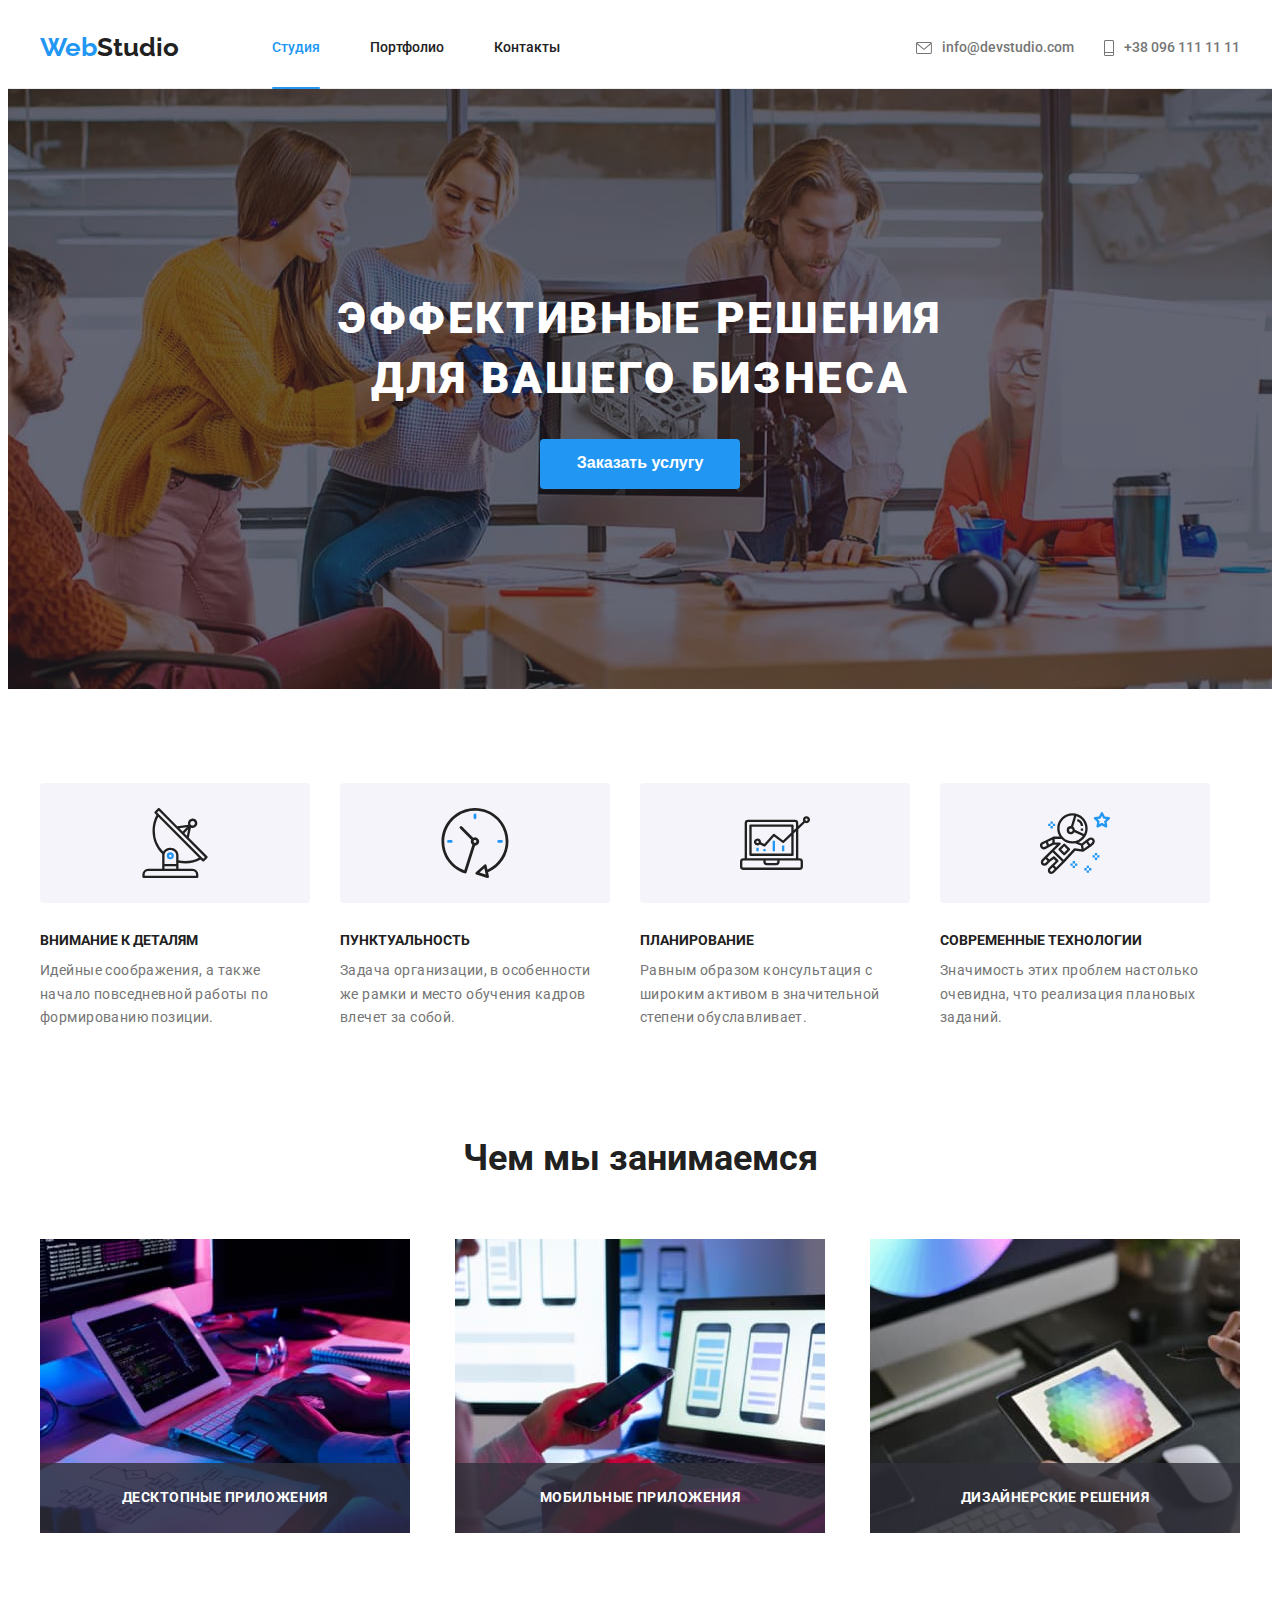
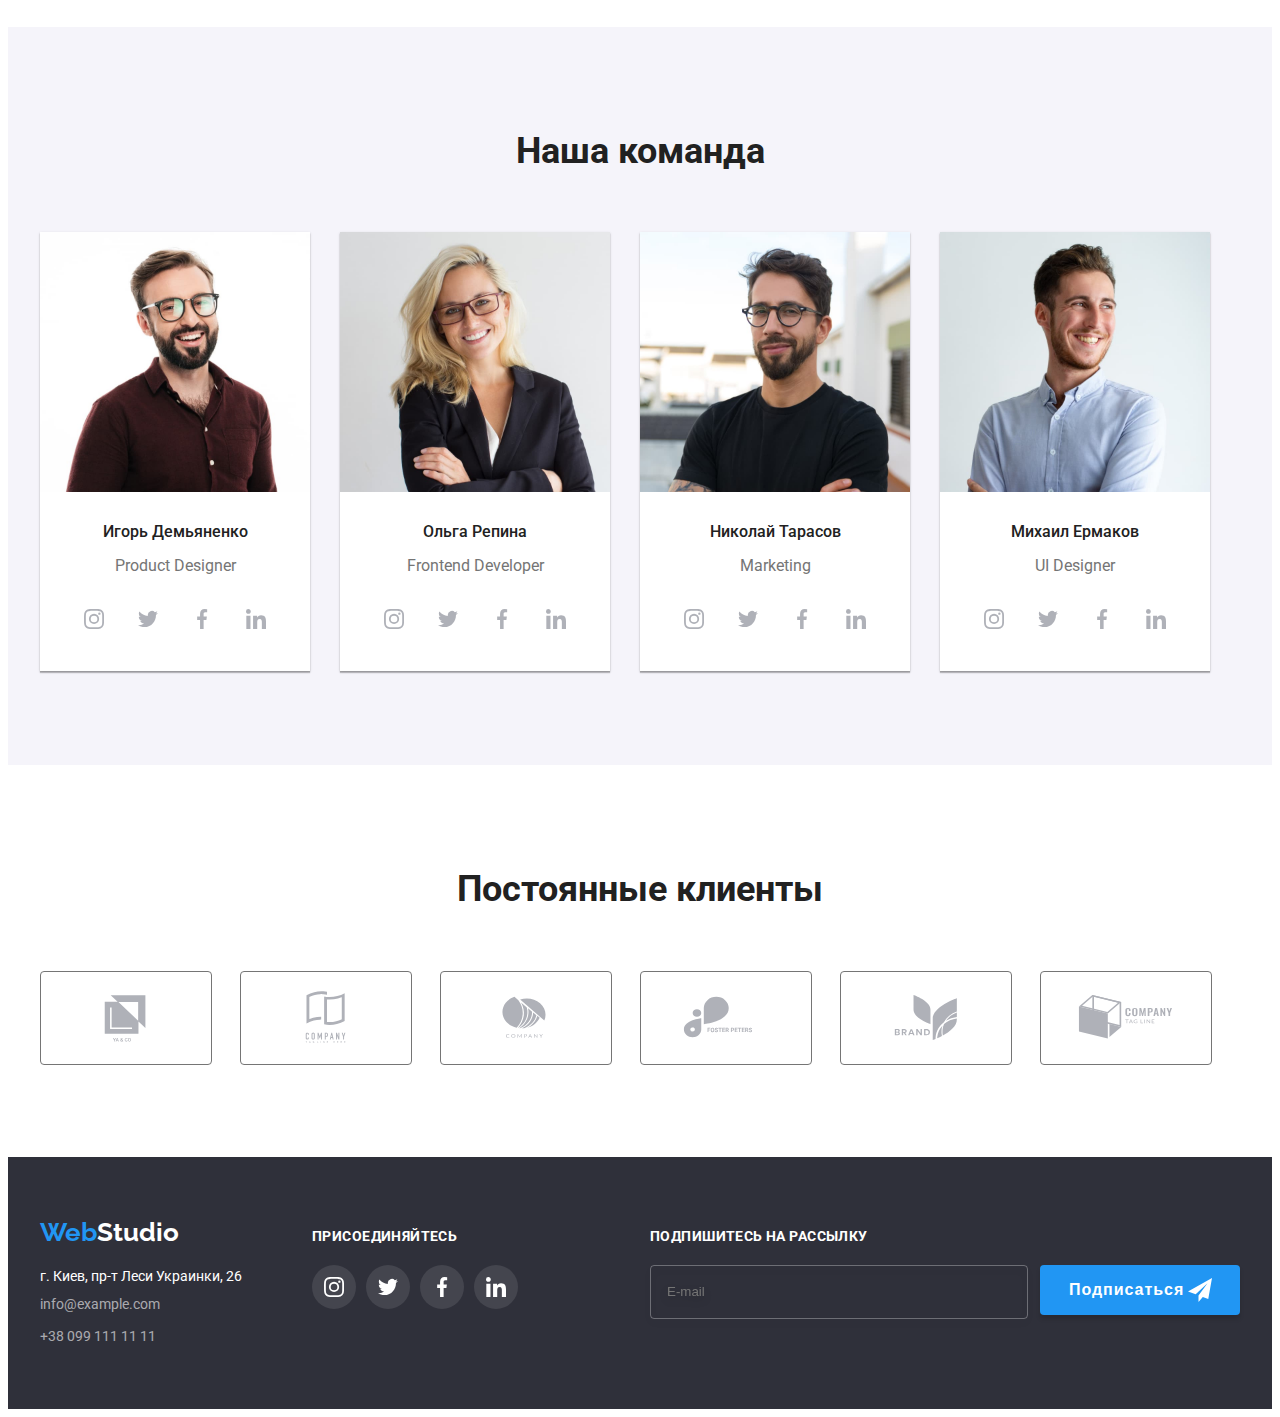
<file: index.html>
<!DOCTYPE html>
<html lang="ru">
  <head>
    <meta charset="UTF-8" />
    <meta http-equiv="X-UA-Compatible" content="IE=edge" />
    <meta name="viewport" content="width=device-width, initial-scale=1.0" />
    <title>Document</title>
    <link rel="preconnect" href="https://fonts.googleapis.com" />
    <link rel="preconnect" href="https://fonts.gstatic.com" crossorigin />
    <link
      href="https://fonts.googleapis.com/css2?family=Raleway:wght@700&family=Roboto:wght@400;500;700;900&display=swap"
      rel="stylesheet"
    />
    <link
      rel="stylesheet"
      href="https://cdnjs.cloudflare.com/ajax/libs/modern-normalize/1.1.0/modern-normalize.min.css"
      integrity="sha512-wpPYUAdjBVSE4KJnH1VR1HeZfpl1ub8YT/NKx4PuQ5NmX2tKuGu6U/JRp5y+Y8XG2tV+wKQpNHVUX03MfMFn9Q=="
      crossorigin="anonymous"
      referrerpolicy="no-referrer"
    />
    <!-- <link rel="stylesheet" href="./css/styles.css" /> -->
    <link rel="stylesheet" href="./css/main.min.css" />
  </head>
  <body>
    <!-- основная навигация сайта -->
    <header class="header">
      <div class="my-nav container">
        <nav class="my-nav">
          <a href="index.html" class="my-nav__logo logo" lang="en">
            Web<span class="my-nav__logo--accent">Studio</span></a
          >
          <ul class="site-nav list">
            <li class="site-nav__item">
              <a
                href="./index.html"
                class="site-nav__item--link link site-nav__item--current"
                >Студия</a
              >
            </li>
            <li class="site-nav__item">
              <a href="./portfolio.html" class="site-nav__item--link link"
                >Портфолио</a
              >
            </li>
            <li class="site-nav__item">
              <a href="" class="site-nav__item--link link">Контакты</a>
            </li>
          </ul>
        </nav>
        <ul class="auth-nav list">
          <li class="auth-nav__item">
            <a
              href="mailto:info@devstudio.com"
              class="auth-nav__item--link link"
              ><svg class="auth-nav__envelope">
                <use
                  href="./images/symbol-defs.svg#icon-envelope"
                  width="16"
                  height="12"
                ></use>
              </svg>
              info@devstudio.com</a
            >
          </li>
          <li class="auth-nav__item">
            <a href="tel:+380961111111" class="auth-nav__item--link link">
              <svg class="auth-nav__tel">
                <use
                  href="./images/symbol-defs.svg#icon-tel"
                  width="10"
                  height="16"
                ></use>
              </svg>
              +38 096 111 11 11</a
            >
          </li>
        </ul>
      </div>
    </header>
    <!-- мой контент -->
    <main>
      <!-- герой -->
      <section class="hero">
        <div class="container">
          <h1 class="hero__title">Эффективные решения для вашего бизнеса</h1>
          <button data-modal-open type="button" class="hero__button">
            Заказать услугу
          </button>
        </div>
      </section>
      <!-- преимущества -->
      <section class="benefits section">
        <div class="container">
          <h2 hidden class="">Особенности</h2>
          <ul class="benefits-section list">
            <li class="benefits-box">
              <div class="benefits-box__svg">
                <svg class="benefits-box__svg--style">
                  <use
                    href="./images/symbol-defs.svg#icon-antenna"
                    width="70"
                    height="70"
                  ></use>
                </svg>
              </div>
              <h3 class="benefits-box__header">Внимание к деталям</h3>
              <p class="benefits-box__text">
                Идейные соображения, а также начало повседневной работы по
                формированию позиции.
              </p>
            </li>
            <li class="benefits-box">
              <div class="benefits-box__svg">
                <svg class="benefits-box__svg--style">
                  <use
                    href="./images/symbol-defs.svg#icon-clock"
                    width="70"
                    height="70"
                  ></use>
                </svg>
              </div>
              <h3 class="benefits-box__header">Пунктуальность</h3>
              <p class="benefits-box__text">
                Задача организации, в особенности же рамки и место обучения
                кадров влечет за собой.
              </p>
            </li>
            <li class="benefits-box">
              <div class="benefits-box__svg">
                <svg class="benefits-box__svg--style">
                  <use
                    href="./images/symbol-defs.svg#icon-diagram"
                    width="70"
                    height="70"
                  ></use>
                </svg>
              </div>
              <h3 class="benefits-box__header">Планирование</h3>
              <p class="benefits-box__text">
                Равным образом консультация с широким активом в значительной
                степени обуславливает.
              </p>
            </li>
            <li class="benefits-box">
              <div class="benefits-box__svg">
                <svg class="benefits-box__svg--style">
                  <use
                    href="./images/symbol-defs.svg#icon-astronaut"
                    width="70"
                    height="70"
                  ></use>
                </svg>
              </div>
              <h3 class="benefits-box__header">Современные технологии</h3>
              <p class="benefits-box__text">
                Значимость этих проблем настолько очевидна, что реализация
                плановых заданий.
              </p>
            </li>
          </ul>
        </div>
      </section>
      <!-- примеры работ -->
      <section class="examples section">
        <div class="container">
          <h2 class="headline">Чем мы занимаемся</h2>
          <ul class="examples-finished list">
            <li class="exemple-list">
              <img
                src="./images/img1.jpg"
                alt="Разработка програмного обеспечения"
                width="370"
                height="294"
              />
              <p class="examples-text">Десктопные приложения</p>
            </li>
            <li class="exemple-list">
              <img
                src="./images/img2.jpg"
                alt="Тестирование мобильного приложения"
                width="370"
                height="294"
              />
              <p class="examples-text">Мобильные приложения</p>
            </li>
            <li class="exemple-list">
              <img
                src="./images/img3.jpg"
                alt="Работа с изображениями"
                width="370"
                height="294"
              />
              <p class="examples-text">Дизайнерские решения</p>
            </li>
          </ul>
        </div>
      </section>
      <!-- команда -->
      <section class="comand section">
        <div class="container">
          <h2 class="headline">Наша команда</h2>
          <ul class="comand-box list">
            <li class="example-cards">
              <img
                src="./images/img4.jpg"
                alt="Product Designer"
                width="270"
                height="260"
              />
              <p class="comand-name">Игорь Демьяненко</p>
              <p lang="en" class="comand-text">Product Designer</p>
              <ul class="social-network list">
                <li>
                  <a
                    class="social-network-link"
                    href=""
                    target="_blank"
                    rel="noopener noreferrer"
                    aria-label="instagram"
                  >
                    <svg class="social-icon" width="20" height="20">
                      <use href="./images/symbol-defs.svg#icon-instagram"></use>
                    </svg>
                  </a>
                </li>
                <li>
                  <a
                    class="social-network-link"
                    href=""
                    target="_blank"
                    rel="noopener noreferrer"
                    aria-label="twitter"
                  >
                    <svg class="social-icon" width="20" height="20">
                      <use href="./images/symbol-defs.svg#icon-twitter"></use>
                    </svg>
                  </a>
                </li>
                <li>
                  <a
                    class="social-network-link"
                    href=""
                    target="_blank"
                    rel="noopener noreferrer"
                    aria-label="facebook"
                  >
                    <svg class="social-icon" width="20" height="20">
                      <use href="./images/symbol-defs.svg#icon-facebook"></use>
                    </svg>
                  </a>
                </li>
                <li>
                  <a
                    class="social-network-link"
                    href=""
                    target="_blank"
                    rel="noopener noreferrer"
                    aria-label="linkedin"
                  >
                    <svg class="social-icon" width="20px" height="20px">
                      <use href="./images/symbol-defs.svg#icon-linkedin"></use>
                    </svg>
                  </a>
                </li>
              </ul>
            </li>
            <li class="example-cards">
              <img
                src="./images/img5.jpg"
                alt="Frontend Developer"
                width="270"
                height="260"
              />
              <p class="comand-name">Ольга Репина</p>
              <p lang="en" class="comand-text">Frontend Developer</p>
              <ul class="social-network list">
                <li>
                  <a
                    class="social-network-link"
                    href=""
                    target="_blank"
                    rel="noopener noreferrer"
                    aria-label="instagram"
                  >
                    <svg class="social-icon" width="20" height="20">
                      <use href="./images/symbol-defs.svg#icon-instagram"></use>
                    </svg>
                  </a>
                </li>
                <li>
                  <a
                    class="social-network-link"
                    href=""
                    target="_blank"
                    rel="noopener noreferrer"
                    aria-label="twitter"
                  >
                    <svg class="social-icon" width="20" height="20">
                      <use href="./images/symbol-defs.svg#icon-twitter"></use>
                    </svg>
                  </a>
                </li>
                <li>
                  <a
                    class="social-network-link"
                    href=""
                    target="_blank"
                    rel="noopener noreferrer"
                    aria-label="facebook"
                  >
                    <svg class="social-icon" width="20" height="20">
                      <use href="./images/symbol-defs.svg#icon-facebook"></use>
                    </svg>
                  </a>
                </li>
                <li>
                  <a
                    class="social-network-link"
                    href=""
                    target="_blank"
                    rel="noopener noreferrer"
                    aria-label="linkedin"
                  >
                    <svg class="social-icon" width="20px" height="20px">
                      <use href="./images/symbol-defs.svg#icon-linkedin"></use>
                    </svg>
                  </a>
                </li>
              </ul>
            </li>
            <li class="example-cards">
              <img
                src="./images/img6.jpg"
                alt="Marketing"
                width="270"
                height="260"
              />
              <p class="comand-name">Николай Тарасов</p>
              <p lang="en" class="comand-text">Marketing</p>
              <ul class="social-network list">
                <li>
                  <a
                    class="social-network-link"
                    href=""
                    target="_blank"
                    rel="noopener noreferrer"
                    aria-label="instagram"
                  >
                    <svg class="social-icon" width="20" height="20">
                      <use href="./images/symbol-defs.svg#icon-instagram"></use>
                    </svg>
                  </a>
                </li>
                <li>
                  <a
                    class="social-network-link"
                    href=""
                    target="_blank"
                    rel="noopener noreferrer"
                    aria-label="twitter"
                  >
                    <svg class="social-icon" width="20" height="20">
                      <use href="./images/symbol-defs.svg#icon-twitter"></use>
                    </svg>
                  </a>
                </li>
                <li>
                  <a
                    class="social-network-link"
                    href=""
                    target="_blank"
                    rel="noopener noreferrer"
                    aria-label="facebook"
                  >
                    <svg class="social-icon" width="20" height="20">
                      <use href="./images/symbol-defs.svg#icon-facebook"></use>
                    </svg>
                  </a>
                </li>
                <li>
                  <a
                    class="social-network-link"
                    href=""
                    target="_blank"
                    rel="noopener noreferrer"
                    aria-label="linkedin"
                  >
                    <svg class="social-icon" width="20px" height="20px">
                      <use href="./images/symbol-defs.svg#icon-linkedin"></use>
                    </svg>
                  </a>
                </li>
              </ul>
            </li>
            <li class="example-cards">
              <img
                src="./images/img7.jpg"
                alt="UI Designer"
                width="270"
                height="260"
              />
              <p class="comand-name">Михаил Ермаков</p>
              <p lang="en" class="comand-text">UI Designer</p>
              <ul class="social-network list">
                <li>
                  <a
                    class="social-network-link"
                    href=""
                    target="_blank"
                    rel="noopener noreferrer"
                    aria-label="instagram"
                  >
                    <svg class="social-icon" width="20" height="20">
                      <use href="./images/symbol-defs.svg#icon-instagram"></use>
                    </svg>
                  </a>
                </li>
                <li>
                  <a
                    class="social-network-link"
                    href=""
                    target="_blank"
                    rel="noopener noreferrer"
                    aria-label="twitter"
                  >
                    <svg class="social-icon" width="20" height="20">
                      <use href="./images/symbol-defs.svg#icon-twitter"></use>
                    </svg>
                  </a>
                </li>
                <li>
                  <a
                    class="social-network-link"
                    href=""
                    target="_blank"
                    rel="noopener noreferrer"
                    aria-label="facebook"
                  >
                    <svg class="social-icon" width="20" height="20">
                      <use href="./images/symbol-defs.svg#icon-facebook"></use>
                    </svg>
                  </a>
                </li>
                <li>
                  <a
                    class="social-network-link"
                    href=""
                    target="_blank"
                    rel="noopener noreferrer"
                    aria-label="linkedin"
                  >
                    <svg class="social-icon" width="20px" height="20px">
                      <use href="./images/symbol-defs.svg#icon-linkedin"></use>
                    </svg>
                  </a>
                </li>
              </ul>
            </li>
          </ul>
        </div>
      </section>
      <!-- постоянные клиенты -->
      <section class="section">
        <div class="container">
          <h2 class="headline">Постоянные клиенты</h2>
          <ul class="customers list">
            <li class="customers-box">
              <a class="customers-link" href="">
                <svg class="custors-logo" width="106" height="60">
                  <use href="./images/symbol-defs.svg#icon-union"></use>
                </svg>
              </a>
            </li>
            <li class="customers-box">
              <a class="customers-link" href=""
                ><svg class="custors-logo" width="106" height="60">
                  <use href="./images/symbol-defs.svg#icon-tagline-heare"></use>
                </svg>
              </a>
            </li>
            <li class="customers-box">
              <a class="customers-link" href=""
                ><svg class="custors-logo" width="106" height="60">
                  <use href="./images/symbol-defs.svg#icon-group"></use>
                </svg>
              </a>
            </li>
            <li class="customers-box">
              <a class="customers-link" href=""
                ><svg class="custors-logo" width="106" height="60">
                  <use href="./images/symbol-defs.svg#icon-foster"></use>
                </svg>
              </a>
            </li>
            <li class="customers-box">
              <a class="customers-link" href=""
                ><svg class="custors-logo" width="106" height="60">
                  <use href="./images/symbol-defs.svg#icon-brand"></use>
                </svg>
              </a>
            </li>
            <li class="customers-box">
              <a class="customers-link" href=""
                ><svg class="custors-logo" width="106" height="60">
                  <use href="./images/symbol-defs.svg#icon-tagline"></use>
                </svg>
              </a>
            </li>
          </ul>
        </div>
      </section>
    </main>
    <!-- футтер -->
    <footer class="footer">
      <div class="footer-box container">
        <div class="footer-contacts">
          <a href="./index.html" class="logo futter" lang="en"
            >Web<span class="footer-logo">Studio</span>
          </a>
          <address class="adress">
            <ul class="list">
              <li class="location">г. Киев, пр-т Леси Украинки, 26</li>
              <li class="mail list">
                <a href="mailto:info@example.com" class="transparent link"
                  >info@example.com</a
                >
              </li>
              <li class="phone list">
                <a href="tel:+380991111111" class="transparent link"
                  >+38 099 111 11 11</a
                >
              </li>
            </ul>
          </address>
        </div>
        <div class="footer-link list">
          <strong class="join list">присоединяйтесь</strong>
          <ul class="join-network list">
            <li>
              <a
                class="join-network-link"
                href=""
                target="_blank"
                rel="noopener noreferrer"
                aria-label="instagram"
              >
                <svg class="social-icon" width="20" height="20">
                  <use href="./images/symbol-defs.svg#icon-instagram"></use>
                </svg>
              </a>
            </li>
            <li>
              <a
                class="join-network-link"
                href=""
                target="_blank"
                rel="noopener noreferrer"
                aria-label="twitter"
              >
                <svg class="social-icon" width="20" height="20">
                  <use href="./images/symbol-defs.svg#icon-twitter"></use>
                </svg>
              </a>
            </li>
            <li>
              <a
                class="join-network-link"
                href=""
                target="_blank"
                rel="noopener noreferrer"
                aria-label="facebook"
              >
                <svg class="social-icon" width="20" height="20">
                  <use href="./images/symbol-defs.svg#icon-facebook"></use>
                </svg>
              </a>
            </li>
            <li>
              <a
                class="join-network-link"
                href=""
                target="_blank"
                rel="noopener noreferrer"
                aria-label="linkedin"
              >
                <svg class="social-icon" width="20px" height="20px">
                  <use href="./images/symbol-defs.svg#icon-linkedin"></use>
                </svg>
              </a>
            </li>
          </ul>
        </div>
        <div>
          <strong class="join list">Подпишитесь на рассылку</strong>
          <form class="futter-form">
            <label class="futter-label">
              <input
                class="button-form-input"
                type="email"
                name="email-futter"
                placeholder="E-mail"
              />
            </label>
            <button class="futter-form-button" type="submit">
              Подписаться
            </button>
            <svg class="futter-send-icon" width="24" height="24">
              <use href="./images/symbol-defs.svg#icon-send"></use>
            </svg>
          </form>
        </div>
      </div>
    </footer>
    <!-- модальное окно -->
    <div data-modal class="backdrop is-hidden">
      <div class="modal">
        <button data-modal-close class="hero-bt-close">
          <svg class="icon-close" width="18" height="18">
            <use href="./images/symbol-defs.svg#icon-close"></use>
          </svg>
        </button>
        <form class="basik-form" autocomplete="on">
          <strong class="form-title"
            >Оставьте свои данные, мы вам перезвоним</strong
          >
          <label class="form-groop">
            <span class="form-text">Имя</span>
            <input class="form-input" type="text" name="text-modal" autofocus />
            <svg class="form-svg" width="18" height="18">
              <use href="./images/symbol-defs.svg#icon-person-black"></use>
            </svg>
          </label>

          <label class="form-groop">
            <span class="form-text">Телефон</span>
            <input class="form-input" type="tel" name="tel-modal" />
            <svg class="form-svg" width="18" height="18">
              <use href="./images/symbol-defs.svg#icon-phone-black"></use>
            </svg>
          </label>

          <label class="form-groop">
            <span class="form-text">Email</span>
            <input class="form-input" type="email" name="email-modal" />
            <svg class="form-svg" width="18" height="18">
              <use href="./images/symbol-defs.svg#icon-email-black"></use>
            </svg>
          </label>

          <label class="form-groop-last">
            <span class="form-text">Комментарий</span>
            <textarea
              class="form-texteria"
              name="feedback"
              rows="5"
              placeholder="Введите текст"
            ></textarea>
          </label>
          <label class="checkbox-policy">
            <input
              class="checkbox visually-hidden"
              type="checkbox"
              name="checkbox-modal"
            />
            <span class="custom-checkbox"
              ><svg class="custom-checkbox-svg" width="11" height="8">
                <use href="./images/symbol-defs.svg#icon-checkbox"></use>
              </svg>
            </span>
            <span class="contract"
              >Соглашаюсь с рассылкой и принимаю
              <a class="contract-accent" href="">Условия договора</a></span
            >
          </label>
          <button class="form-button" type="submit">Отправить</button>
        </form>
      </div>
    </div>
    <script src="./js/modal.js"></script>
  </body>
</html>
</file>
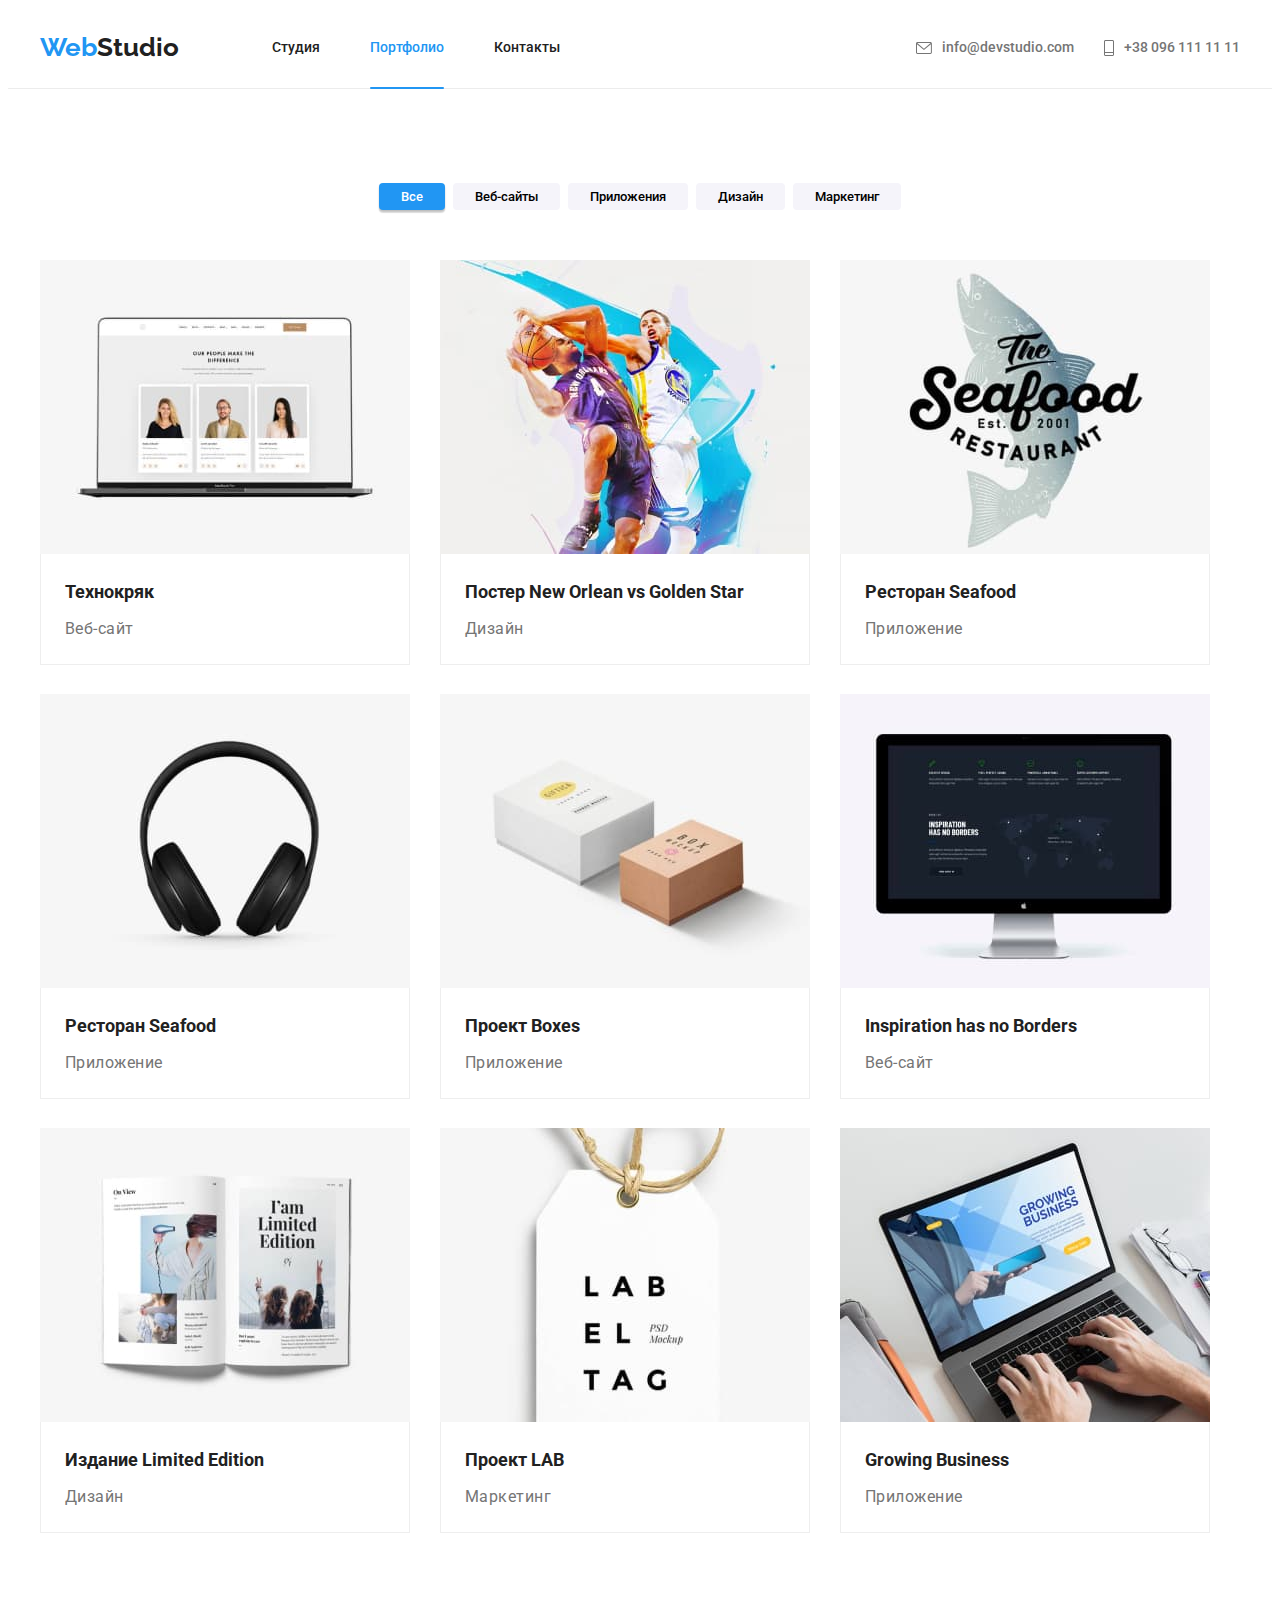
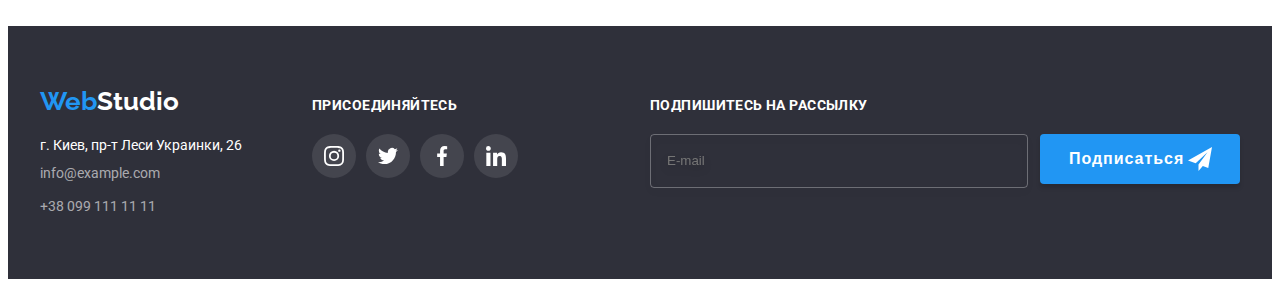
<file: portfolio.html>
<!DOCTYPE html>
<html lang="ru">
  <head>
    <meta charset="UTF-8" />
    <meta http-equiv="X-UA-Compatible" content="IE=edge" />
    <meta name="viewport" content="width=device-width, initial-scale=1.0" />
    <title>Document</title>
    <link rel="preconnect" href="https://fonts.googleapis.com" />
    <link rel="preconnect" href="https://fonts.gstatic.com" crossorigin />
    <link
      href="https://fonts.googleapis.com/css2?family=Raleway:wght@700&family=Roboto:wght@400;500;700;900&display=swap"
      rel="stylesheet"
    />
    <link
      rel="stylesheet"
      href="https://cdnjs.cloudflare.com/ajax/libs/modern-normalize/1.1.0/modern-normalize.min.css"
      integrity="sha512-wpPYUAdjBVSE4KJnH1VR1HeZfpl1ub8YT/NKx4PuQ5NmX2tKuGu6U/JRp5y+Y8XG2tV+wKQpNHVUX03MfMFn9Q=="
      crossorigin="anonymous"
      referrerpolicy="no-referrer"
    />
    <!-- <link rel="stylesheet" href="./css/styles.css" /> -->
    <link rel="stylesheet" href="./css/main.min.css" />
  </head>
  <body>
    <!-- основная навигация сайта -->
    <header class="header">
      <div class="my-nav container">
        <nav class="my-nav">
          <a href="index.html" class="my-nav__logo logo" lang="en">
            Web<span class="my-nav__logo--accent">Studio</span></a
          >
          <ul class="site-nav list">
            <li class="site-nav__item">
              <a href="./index.html" class="site-nav__item--link link"
                >Студия</a
              >
            </li>
            <li class="site-nav__item">
              <a
                href="./portfolio.html"
                class="site-nav__item--link site-nav__item--current link"
                >Портфолио</a
              >
            </li>
            <li class="site-nav__item">
              <a href="" class="site-nav__item--link link">Контакты</a>
            </li>
          </ul>
        </nav>
        <ul class="auth-nav list">
          <li class="auth-nav__item">
            <a
              href="mailto:info@devstudio.com"
              class="auth-nav__item--link link"
              ><svg class="auth-nav__envelope">
                <use
                  href="./images/symbol-defs.svg#icon-envelope"
                  width="16"
                  height="12"
                ></use>
              </svg>
              info@devstudio.com</a
            >
          </li>
          <li class="auth-nav__item">
            <a href="tel:+380961111111" class="auth-nav__item--link link">
              <svg class="auth-nav__tel">
                <use
                  href="./images/symbol-defs.svg#icon-tel"
                  width="10"
                  height="16"
                ></use>
              </svg>
              +38 096 111 11 11</a
            >
          </li>
        </ul>
      </div>
    </header>
    <!-- мой контент -->
    <main>
      <section class="section">
        <div class="container">
          <h1 hidden>кнопки фильтра</h1>
          <ul class="portfolio-nav list">
            <li class="portfolio-button">
              <button type="button" class="button-filtr current-button">
                Все
              </button>
            </li>
            <li class="portfolio-button">
              <button type="button" class="button-filtr">Веб-сайты</button>
            </li>
            <li class="portfolio-button">
              <button type="button" class="button-filtr">Приложения</button>
            </li>
            <li class="portfolio-button">
              <button type="button" class="button-filtr">Дизайн</button>
            </li>
            <li class="portfolio-button">
              <button type="button" class="button-filtr">Маркетинг</button>
            </li>
          </ul>
          <!-- секция контента -->
          <ul class="card list">
            <li class="card-box">
              <a href="" class="list-filter">
                <div class="card-img">
                  <img
                    src="./img-portfolio/laptop.jpg"
                    alt="вебсайт"
                    width="370"
                    height="294"
                  />
                  <p class="card-box-text">
                    Ресурс предлагает комплексные предложения с разным уровнем
                    функционала и сервисов. Все это позволит посетителю получить
                    исчерпывающие сведения о компании или частном лице.
                  </p>
                </div>
                <div class="card-border">
                  <h2 class="card title">Технокряк</h2>
                  <p class="text">Веб-сайт</p>
                </div>
              </a>
            </li>
            <li class="card-box">
              <a href="" class="list-filter">
                <div class="card-img">
                  <img
                    src="./img-portfolio/poster.jpg"
                    alt="постер"
                    width="370"
                    height="294"
                  />
                  <p class="card-box-text">
                    Ресурс предлагает комплексные предложения с разным уровнем
                    функционала и сервисов. Все это позволит посетителю получить
                    исчерпывающие сведения о компании или частном лице.
                  </p>
                </div>
                <div class="card-border">
                  <h2 class="card title">
                    Постер <span lang="en">New Orlean vs Golden Star</span>
                  </h2>
                  <p class="text">Дизайн</p>
                </div>
              </a>
            </li>
            <li class="card-box">
              <a href="" class="list-filter">
                <div class="card-img">
                  <img
                    src="./img-portfolio/logo-cafe.jpg"
                    alt="ресторан"
                    width="370"
                    height="294"
                  />
                  <p class="card-box-text">
                    Ресурс предлагает комплексные предложения с разным уровнем
                    функционала и сервисов. Все это позволит посетителю получить
                    исчерпывающие сведения о компании или частном лице.
                  </p>
                </div>
                <div class="card-border">
                  <h2 class="card title">
                    Ресторан <span lang="en">Seafood</span>
                  </h2>
                  <p class="text">Приложение</p>
                </div></a
              >
            </li>
            <li class="card-box">
              <a href="" class="list-filter">
                <div class="card-img">
                  <img
                    src="./img-portfolio/headphones.jpg"
                    alt="проект прайм"
                    width="370"
                    height="294"
                  />
                  <p class="card-box-text">
                    Ресурс предлагает комплексные предложения с разным уровнем
                    функционала и сервисов. Все это позволит посетителю получить
                    исчерпывающие сведения о компании или частном лице.
                  </p>
                </div>
                <div class="card-border">
                  <h2 class="card title">
                    Ресторан <span lang="en">Seafood</span>
                  </h2>
                  <p class="text">Приложение</p>
                </div></a
              >
            </li>
            <li class="card-box">
              <a href="" class="list-filter">
                <div class="card-img">
                  <img
                    src="./img-portfolio/box.jpg"
                    alt="проект бокс"
                    width="370"
                    height="294"
                  />
                  <p class="card-box-text">
                    Ресурс предлагает комплексные предложения с разным уровнем
                    функционала и сервисов. Все это позволит посетителю получить
                    исчерпывающие сведения о компании или частном лице.
                  </p>
                </div>

                <div class="card-border">
                  <h2 class="card title">
                    Проект <span lang="en">Boxes</span>
                  </h2>
                  <p class="text">Приложение</p>
                </div></a
              >
            </li>
            <li class="card-box">
              <a href="" class="list-filter">
                <div class="card-img">
                  <img
                    src="./img-portfolio/computer.jpg"
                    alt="вебсайт"
                    width="370"
                    height="294"
                  />
                  <p class="card-box-text">
                    Ресурс предлагает комплексные предложения с разным уровнем
                    функционала и сервисов. Все это позволит посетителю получить
                    исчерпывающие сведения о компании или частном лице.
                  </p>
                </div>
                <div class="card-border">
                  <h2 class="card title" lang="en">
                    Inspiration has no Borders
                  </h2>
                  <p class="text">Веб-сайт</p>
                </div></a
              >
            </li>
            <li class="card-box">
              <a href="" class="list-filter">
                <div class="card-img">
                  <img
                    src="./img-portfolio/newspaper.jpg"
                    alt="издание ограниченный выпуск"
                    width="370"
                    height="294"
                  />
                  <p class="card-box-text">
                    Ресурс предлагает комплексные предложения с разным уровнем
                    функционала и сервисов. Все это позволит посетителю получить
                    исчерпывающие сведения о компании или частном лице.
                  </p>
                </div>
                <div class="card-border">
                  <h2 class="card title">
                    Издание <span lang="en">Limited Edition</span>
                  </h2>
                  <p class="text">Дизайн</p>
                </div></a
              >
            </li>
            <li class="card-box">
              <a href="" class="list-filter">
                <div class="card-img">
                  <img
                    src="./img-portfolio/card.jpg"
                    alt="проект лаб"
                    width="370"
                    height="294"
                  />
                  <p class="card-box-text">
                    Ресурс предлагает комплексные предложения с разным уровнем
                    функционала и сервисов. Все это позволит посетителю получить
                    исчерпывающие сведения о компании или частном лице.
                  </p>
                </div>
                <div class="card-border">
                  <h2 class="card title">Проект LAB</h2>
                  <p class="text">Маркетинг</p>
                </div></a
              >
            </li>
            <li class="card-box">
              <a href="" class="list-filter">
                <div class="card-img">
                  <img
                    src="./img-portfolio/laptop-work.jpg"
                    alt="приложение растущий бизнес"
                    width="370"
                    height="294"
                  />
                  <p class="card-box-text">
                    Ресурс предлагает комплексные предложения с разным уровнем
                    функционала и сервисов. Все это позволит посетителю получить
                    исчерпывающие сведения о компании или частном лице.
                  </p>
                </div>
                <div class="card-border">
                  <h2 class="card title" lang="en">Growing Business</h2>
                  <p class="text">Приложение</p>
                </div></a
              >
            </li>
          </ul>
        </div>
      </section>
    </main>
    <!-- подвал -->
    <footer class="footer">
      <div class="footer-box container">
        <div class="footer-contacts">
          <a href="./portfolio.html" class="logo futter" lang="en"
            >Web<span class="footer-logo">Studio</span>
          </a>
          <address class="adress">
            <ul class="list">
              <li class="location">г. Киев, пр-т Леси Украинки, 26</li>
              <li class="mail list">
                <a href="mailto:info@example.com" class="transparent link"
                  >info@example.com</a
                >
              </li>
              <li class="phone list">
                <a href="tel:+380991111111" class="transparent link"
                  >+38 099 111 11 11</a
                >
              </li>
            </ul>
          </address>
        </div>
        <div class="footer-link list">
          <strong class="join list">присоединяйтесь</strong>
          <ul class="join-network list">
            <li>
              <a
                class="join-network-link"
                href=""
                target="_blank"
                rel="noopener noreferrer"
                aria-label="instagram"
              >
                <svg class="social-icon" width="20" height="20">
                  <use href="./images/symbol-defs.svg#icon-instagram"></use>
                </svg>
              </a>
            </li>
            <li>
              <a
                class="join-network-link"
                href=""
                target="_blank"
                rel="noopener noreferrer"
                aria-label="twitter"
              >
                <svg class="social-icon" width="20" height="20">
                  <use href="./images/symbol-defs.svg#icon-twitter"></use>
                </svg>
              </a>
            </li>
            <li>
              <a
                class="join-network-link"
                href=""
                target="_blank"
                rel="noopener noreferrer"
                aria-label="facebook"
              >
                <svg class="social-icon" width="20" height="20">
                  <use href="./images/symbol-defs.svg#icon-facebook"></use>
                </svg>
              </a>
            </li>
            <li>
              <a
                class="join-network-link"
                href=""
                target="_blank"
                rel="noopener noreferrer"
                aria-label="linkedin"
              >
                <svg class="social-icon" width="20px" height="20px">
                  <use href="./images/symbol-defs.svg#icon-linkedin"></use>
                </svg>
              </a>
            </li>
          </ul>
        </div>
        <div class="futter-box">
          <strong class="join list">Подпишитесь на рассылку</strong>
          <form class="futter-form">
            <label class="futter-label">
              <input
                class="button-form-input"
                type="email"
                name="email-futter"
                placeholder="E-mail"
              />
            </label>
            <button class="futter-form-button" type="submit">
              Подписаться
            </button>
            <svg class="futter-send-icon" width="24" height="24">
              <use href="./images/symbol-defs.svg#icon-send"></use>
            </svg>
          </form>
        </div>
      </div>
    </footer>
  </body>
</html>
</file>
<file: css/main.min.css>
:root{--primery-text-color: #757575;--accent: #2196f3;--title-text-color: #212121;--primeri-white-color: #ffffff;--optional-bt-color: #f5f4fa;--tranparanted: rgba(255, 255, 255, 0.6);--pouring: #2f303a}.visually-hidden{position:absolute;white-space:nowrap;width:1px;height:1px;overflow:hidden;border:0;padding:0;clip:rect(0 0 0 0);-webkit-clip-path:inset(50%);clip-path:inset(50%);margin:-1px}.list{list-style:none;margin-top:0;margin-bottom:0;padding-left:0}.link{text-decoration:none}img{display:block;max-width:100%}body{background-color:var(--primeri-white-color);color:var(--title-text-color);font-family:Roboto, sans-serif;font-size:14px}.logo{color:var(--accent);font-family:Raleway, sans-serif;font-weight:700;font-size:26px;line-height:1.19;text-decoration:none}.container{width:1200px;padding-left:15px;padding-right:15px;margin-left:auto;margin-right:auto}.section{padding-top:94px;padding-bottom:94px}.header{border-bottom:1px solid #ececec}.my-nav{display:-webkit-box;display:-ms-flexbox;display:flex}.my-nav__logo{margin-right:93px;padding-top:24px;padding-bottom:24px}.my-nav__logo--accent{color:var(--title-text-color)}.site-nav{display:-webkit-box;display:-ms-flexbox;display:flex;-webkit-box-align:center;-ms-flex-align:center;align-items:center}.site-nav__item{margin-right:50px}.auth-nav{display:-webkit-box;display:-ms-flexbox;display:flex;margin-left:auto}.auth-nav__item{margin-right:30px}.site-nav__item,.auth-nav__item{display:-webkit-box;display:-ms-flexbox;display:flex;-webkit-box-align:center;-ms-flex-align:center;align-items:center}.site-nav__item:last-child,.auth-nav__item:last-child{margin-right:0}.site-nav__item--link,.auth-nav__item--link{display:block;padding-top:32px;padding-bottom:32px;color:var(--title-text-color);font-weight:500;line-height:1.14;-webkit-transition:color 250ms cubic-bezier(0.4, 0, 0.2, 1);transition:color 250ms cubic-bezier(0.4, 0, 0.2, 1)}.site-nav__item--current{position:relative;color:var(--accent)}.site-nav__item--current::after{content:"";display:block;position:absolute;bottom:-1px;width:100%;height:2px;background-color:#2196f3;border-radius:4px}.auth-nav__item--link{color:var(--primery-text-color);display:-webkit-box;display:-ms-flexbox;display:flex;-webkit-box-align:center;-ms-flex-align:center;align-items:center;-webkit-transition:color 250ms cubic-bezier(0.4, 0, 0.2, 1);transition:color 250ms cubic-bezier(0.4, 0, 0.2, 1)}.site-nav__item--link:hover,.site-nav__item--link:focus,.auth-nav__item--link:hover,.auth-nav__item--link:focus{color:var(--accent)}.auth-nav__envelope{width:16px;height:12px;fill:currentColor;margin-right:10px}.auth-nav__tel{width:10px;height:16px;fill:currentColor;margin-right:10px}.footer{background-color:var(--pouring);padding-top:60px;padding-bottom:60px}.footer-box{display:-webkit-box;display:-ms-flexbox;display:flex;-webkit-box-align:baseline;-ms-flex-align:baseline;align-items:baseline}.footer-contacts{margin-right:70px}.logo.futter{display:inline-block;margin-bottom:20px}.location{color:var(--primeri-white-color);display:inline-block;margin-bottom:9px}.adress{font-style:normal}.transparent{font-size:14px;line-height:1.7;color:var(--tranparanted);-webkit-transition:color 250ms cubic-bezier(0.4, 0, 0.2, 1);transition:color 250ms cubic-bezier(0.4, 0, 0.2, 1)}.transparent:hover,.transparent:focus{color:var(--accent)}.mail{margin-bottom:9px}.footer-logo{color:var(--primeri-white-color)}.footer-link{margin-right:auto}.join{color:var(--primeri-white-color);display:block;margin-bottom:20px;font-size:14px;line-height:1.14;letter-spacing:0.03em;text-transform:uppercase}.join-network{display:-webkit-box;display:-ms-flexbox;display:flex;-webkit-box-pack:center;-ms-flex-pack:center;justify-content:center;-webkit-box-align:center;-ms-flex-align:center;align-items:center;gap:10px}.join-network-link{display:-webkit-box;display:-ms-flexbox;display:flex;-webkit-box-pack:center;-ms-flex-pack:center;justify-content:center;-webkit-box-align:center;-ms-flex-align:center;align-items:center;width:44px;height:44px;background-color:rgba(255,255,255,0.1);-webkit-transition:background-color 250ms cubic-bezier(0.4, 0, 0.2, 1);transition:background-color 250ms cubic-bezier(0.4, 0, 0.2, 1);border-radius:50%;fill:var(--primeri-white-color)}.join-network-link:hover,.join-network-link:focus{background-color:var(--accent)}.futter-form-text{display:block}.futter-form{display:-webkit-box;display:-ms-flexbox;display:flex;position:relative}.button-form-input{width:358px;height:50px;margin-right:12px;border:1px solid rgba(255,255,255,0.3);-webkit-filter:drop-shadow(0px 4px 4px rgba(0,0,0,0.15));filter:drop-shadow(0px 4px 4px rgba(0,0,0,0.15));border-radius:4px;background-color:transparent;outline:transparent;padding-left:16px;color:var(--primeri-white-color);-webkit-transition:border 700ms cubic-bezier(0.4, 0, 0.2, 1);transition:border 700ms cubic-bezier(0.4, 0, 0.2, 1)}.button-form-input:focus-visible{border:1px solid var(--primeri-white-color)}.futter-form-button{width:200px;height:50px;background-color:var(--accent);color:var(--primeri-white-color);-webkit-box-shadow:0px 4px 4px rgba(0,0,0,0.15);box-shadow:0px 4px 4px rgba(0,0,0,0.15);border-radius:4px;border:transparent;font-weight:700;font-size:16px;line-height:1.88;letter-spacing:0.06em;text-align:left;padding-left:29px}.futter-send-icon{position:absolute;top:13px;right:28px;fill:var(--primeri-white-color)}.hero{margin-right:auto;margin-left:auto;max-width:1600px;text-align:center;padding-top:200px;padding-bottom:200px;background-image:-webkit-gradient(linear, left top, left bottom, from(rgba(47,48,58,0.4)), to(rgba(47,48,58,0.4))),url(../images/studio.jpg);background-image:linear-gradient(rgba(47,48,58,0.4), rgba(47,48,58,0.4)),url(../images/studio.jpg);background-repeat:no-repeat;background-position:center}.hero__title{margin-top:0;margin-bottom:30px;margin-right:auto;margin-left:auto;max-width:696px;color:var(--primeri-white-color);font-weight:900;font-size:44px;line-height:1.36;text-align:center;letter-spacing:0.06em;text-transform:uppercase}.hero__button{width:200px;height:50px;background-color:var(--accent);color:var(--primeri-white-color);font-weight:700;font-size:16px;line-height:1.9;border:0;border-radius:4px}.benefits-section{display:-webkit-box;display:-ms-flexbox;display:flex;margin-top:0;margin-bottom:0;padding-left:0}.benefits-box{width:270px;height:251px;margin-right:30px}.benefits-box:last-child{margin-right:0%}.benefits-box__svg{width:270px;height:120px;margin-bottom:30px;display:-webkit-box;display:-ms-flexbox;display:flex;-webkit-box-pack:center;-ms-flex-pack:center;justify-content:center;-webkit-box-align:center;-ms-flex-align:center;align-items:center;background-color:var(--optional-bt-color);border-radius:4px}.benefits-box__svg--style{width:70px;height:70px}.benefits-box__header{font-size:14px;line-height:1.14;text-transform:uppercase;margin-top:0;margin-bottom:10px}.benefits-box__text{color:var(--primery-text-color);line-height:1.71;letter-spacing:0.03em;margin-top:0;margin-bottom:0}.examples.section{padding-top:0}.examples-finished{display:-webkit-box;display:-ms-flexbox;display:flex;-webkit-box-pack:justify;-ms-flex-pack:justify;justify-content:space-between;height:294px}.headline{margin-top:0;margin-bottom:0;margin-bottom:50px;font-size:36px;line-height:1.7;text-align:center}.exemple-list{position:relative}.examples-text{position:absolute;bottom:0;width:100%;height:70px;margin:0;display:-webkit-box;display:-ms-flexbox;display:flex;-webkit-box-pack:center;-ms-flex-pack:center;justify-content:center;-webkit-box-align:center;-ms-flex-align:center;align-items:center;font-weight:700;font-size:14px;line-height:1.14;text-align:center;letter-spacing:0.03em;text-transform:uppercase;background-color:rgba(47,48,58,0.8);color:var(--primeri-white-color)}.comand{background-color:var(--optional-bt-color)}.comand-box{display:-webkit-box;display:-ms-flexbox;display:flex;-ms-flex-wrap:wrap;flex-wrap:wrap}.example-cards{background-color:var(--primeri-white-color);-webkit-box-shadow:0px 1px 3px rgba(0,0,0,0.12),0px 1px 1px rgba(0,0,0,0.14),0px 2px 1px rgba(0,0,0,0.2);box-shadow:0px 1px 3px rgba(0,0,0,0.12),0px 1px 1px rgba(0,0,0,0.14),0px 2px 1px rgba(0,0,0,0.2);width:270px;margin-right:30px;padding-bottom:30px}.example-cards:last-child{margin-right:0}.example-cards>img{margin-bottom:30px}.comand-name{padding-bottom:0px;margin-top:0;margin-bottom:10px;font-weight:500;font-size:16px;line-height:1.19;text-align:center}.comand-text{margin-top:0;margin-bottom:16px;color:var(--primery-text-color);font-size:16px;line-height:1.9;text-align:center}.social-network{display:-webkit-box;display:-ms-flexbox;display:flex;-webkit-box-pack:center;-ms-flex-pack:center;justify-content:center;-webkit-box-align:center;-ms-flex-align:center;align-items:center;gap:10px;fill:#afb1b8}.social-network-link{display:-webkit-box;display:-ms-flexbox;display:flex;-webkit-box-pack:center;-ms-flex-pack:center;justify-content:center;-webkit-box-align:center;-ms-flex-align:center;align-items:center;width:44px;height:44px;border-radius:50%;fill:#afb1b8;-webkit-transition:fill 250ms cubic-bezier(0.4, 0, 0.2, 1),background-color 250ms cubic-bezier(0.4, 0, 0.2, 1);transition:fill 250ms cubic-bezier(0.4, 0, 0.2, 1),background-color 250ms cubic-bezier(0.4, 0, 0.2, 1)}.social-network-link:hover,.social-network-link:focus{background-color:var(--accent);fill:var(--primeri-white-color)}.customers{display:-webkit-box;display:-ms-flexbox;display:flex;-webkit-box-align:center;-ms-flex-align:center;align-items:center}.customers-box{margin-right:30px;width:170px;height:92px}.customers-box:last-child{margin-right:0}.customers-link{fill:#afb1b8;width:100%;height:100%;display:-webkit-box;display:-ms-flexbox;display:flex;-webkit-box-pack:center;-ms-flex-pack:center;justify-content:center;-webkit-box-align:center;-ms-flex-align:center;align-items:center;border:1px solid var(--primery-text-color);border-radius:4px;-webkit-transition:fill 250ms cubic-bezier(0.4, 0, 0.2, 1),border 250ms cubic-bezier(0.4, 0, 0.2, 1);transition:fill 250ms cubic-bezier(0.4, 0, 0.2, 1),border 250ms cubic-bezier(0.4, 0, 0.2, 1)}.customers-link:hover,.customers-link:focus{fill:var(--accent);border:1px solid var(--accent)}.customers-logo{fill:currentColor}.backdrop{position:fixed;z-index:1;top:0;left:0;width:100%;height:100%;background-color:rgba(0,0,0,0.2);opacity:1;-webkit-transition:opacity 500ms cubic-bezier(0.4, 0, 0.2, 1);transition:opacity 500ms cubic-bezier(0.4, 0, 0.2, 1)}.backdrop.is-hidden .modal{-webkit-transform:translate(-50%, -50%) scale(1.1);transform:translate(-50%, -50%) scale(1.1)}.backdrop.is-hidden{opacity:0;pointer-events:none}.modal{position:absolute;top:50%;left:50%;width:528px;background-color:#fff;border-radius:4px;-webkit-transform:translate(-50%, -50%) scale(1);transform:translate(-50%, -50%) scale(1);-webkit-transition:-webkit-transform 500ms cubic-bezier(0.4, 0, 0.2, 1);transition:-webkit-transform 500ms cubic-bezier(0.4, 0, 0.2, 1);transition:transform 500ms cubic-bezier(0.4, 0, 0.2, 1);transition:transform 500ms cubic-bezier(0.4, 0, 0.2, 1), -webkit-transform 500ms cubic-bezier(0.4, 0, 0.2, 1);padding:40px}.hero-bt-close{position:absolute;top:8px;right:8px;display:-webkit-box;display:-ms-flexbox;display:flex;-webkit-box-align:center;-ms-flex-align:center;align-items:center;-webkit-box-pack:center;-ms-flex-pack:center;justify-content:center;width:30px;height:30px;border-radius:50%;background-color:var(--primeri-white-color);border:1px solid rgba(0,0,0,0.1);-webkit-transition:fill 250ms cubic-bezier(0.4, 0, 0.2, 1),-webkit-transform 500ms cubic-bezier(0.4, 0, 0.2, 1);transition:fill 250ms cubic-bezier(0.4, 0, 0.2, 1),-webkit-transform 500ms cubic-bezier(0.4, 0, 0.2, 1);transition:fill 250ms cubic-bezier(0.4, 0, 0.2, 1),transform 500ms cubic-bezier(0.4, 0, 0.2, 1);transition:fill 250ms cubic-bezier(0.4, 0, 0.2, 1),transform 500ms cubic-bezier(0.4, 0, 0.2, 1),-webkit-transform 500ms cubic-bezier(0.4, 0, 0.2, 1)}.hero-bt-close:hover,.hero-bt-close :focus{cursor:pointer;fill:var(--accent);-webkit-transform:scale(1.4) rotate(180deg);transform:scale(1.4) rotate(180deg)}.form-title{display:block;font-size:20px;line-height:1.15;letter-spacing:0.03em;margin-bottom:12px}.form-groop{position:relative;display:block;margin-bottom:10px}.form-groop-last{margin-bottom:20px;display:block}.form-input{width:448px;height:40px;border:1px solid rgba(33,33,33,0.2);border-radius:4px;outline:transparent;padding-left:39px;-webkit-transition:border 250ms cubic-bezier(0.4, 0, 0.2, 1);transition:border 250ms cubic-bezier(0.4, 0, 0.2, 1)}.form-input:hover,.form-input :focus{cursor:pointer}.form-input:focus-visible{border:1px solid #2196f3}.form-input:focus-visible+.form-svg{fill:var(--accent);-webkit-transition:fill 250ms cubic-bezier(0.4, 0, 0.2, 1);transition:fill 250ms cubic-bezier(0.4, 0, 0.2, 1)}.form-text{display:block;text-align:left;margin-bottom:4px;color:var(--primery-text-color);font-size:12px;line-height:1.17;letter-spacing:0.01em}.form-texteria{display:block;margin-top:0;width:448px;height:120px;padding:12px 16px;border:1px solid rgba(33,33,33,0.2);outline:transparent;border-radius:4px;-webkit-transition:border 250ms cubic-bezier(0.4, 0, 0.2, 1);transition:border 250ms cubic-bezier(0.4, 0, 0.2, 1);resize:none}.form-texteria:hover,.form-texteria:focus{cursor:pointer}.form-texteria:focus-visible{border:1px solid #2196f3}.form-svg{position:absolute;left:12px;top:30px}.contract{color:var(--primery-text-color);font-size:14px;line-height:1.71}.contract-accent{color:var(--accent);font-size:14px;line-height:1.71;letter-spacing:0.03em}.checkbox-policy{display:-webkit-box;display:-ms-flexbox;display:flex;-webkit-box-pack:center;-ms-flex-pack:center;justify-content:center;-webkit-box-align:center;-ms-flex-align:center;align-items:center;margin-bottom:30px}.checkbox-policy:hover,.checkbox-policy :focus{cursor:pointer}.custom-checkbox{display:-webkit-box;display:-ms-flexbox;display:flex;-webkit-box-align:center;-ms-flex-align:center;align-items:center;-webkit-box-pack:center;-ms-flex-pack:center;justify-content:center;width:16px;height:15px;border-radius:4px;margin-right:7px;outline:1px solid var(--title-text-color);outline-offset:-1px;fill:var(--primeri-white-color);-webkit-transition:background-color 250ms cubic-bezier(0.4, 0, 0.2, 1),outline 250ms cubic-bezier(0.4, 0, 0.2, 1);transition:background-color 250ms cubic-bezier(0.4, 0, 0.2, 1),outline 250ms cubic-bezier(0.4, 0, 0.2, 1)}.checkbox:focus-visible+.custom-checkbox{outline:2px solid var(--accent)}.checkbox:checked+.custom-checkbox{background-color:var(--accent);outline:1px solid var(--accent)}.custom-checkbox-svg{opacity:0;-webkit-transition:opacity 250ms cubic-bezier(0.4, 0, 0.2, 1);transition:opacity 250ms cubic-bezier(0.4, 0, 0.2, 1)}.checkbox:checked+.custom-checkbox .custom-checkbox-svg{opacity:1}.form-button{display:block;margin-left:auto;margin-right:auto;width:200px;height:50px;background-color:var(--accent);color:var(--primeri-white-color);-webkit-box-shadow:0px 4px 4px rgba(0,0,0,0.15);box-shadow:0px 4px 4px rgba(0,0,0,0.15);border-radius:4px;border:none;font-weight:700;font-size:16px;line-height:1.88;letter-spacing:0.06em}.form-button:hover,.form-button :focus{cursor:pointer}.portfolio-nav{display:-webkit-box;display:-ms-flexbox;display:flex;-webkit-box-pack:center;-ms-flex-pack:center;justify-content:center;margin-bottom:50px}.portfolio-button{margin-right:8px}.portfolio-button:last-child{margin-right:0}.button-filtr{background-color:var(--optional-bt-color);font-weight:500;font-family:inherit;cursor:pointer;border:0;border-radius:4px;padding:6px 22px;-webkit-transition:color 250ms cubic-bezier(0.4, 0, 0.2, 1),background-color 250ms cubic-bezier(0.4, 0, 0.2, 1),-webkit-box-shadow 250ms cubic-bezier(0.4, 0, 0.2, 1);transition:color 250ms cubic-bezier(0.4, 0, 0.2, 1),background-color 250ms cubic-bezier(0.4, 0, 0.2, 1),-webkit-box-shadow 250ms cubic-bezier(0.4, 0, 0.2, 1);transition:color 250ms cubic-bezier(0.4, 0, 0.2, 1),background-color 250ms cubic-bezier(0.4, 0, 0.2, 1),box-shadow 250ms cubic-bezier(0.4, 0, 0.2, 1);transition:color 250ms cubic-bezier(0.4, 0, 0.2, 1),background-color 250ms cubic-bezier(0.4, 0, 0.2, 1),box-shadow 250ms cubic-bezier(0.4, 0, 0.2, 1),-webkit-box-shadow 250ms cubic-bezier(0.4, 0, 0.2, 1)}.current-button,.button-filtr:hover,.button-filtr:focus{background-color:var(--accent);color:var(--primeri-white-color);-webkit-box-shadow:0px 3px 1px rgba(0,0,0,0.1),0px 1px 2px rgba(0,0,0,0.08),0px 2px 2px rgba(0,0,0,0.12);box-shadow:0px 3px 1px rgba(0,0,0,0.1),0px 1px 2px rgba(0,0,0,0.08),0px 2px 2px rgba(0,0,0,0.12)}.card.list{display:-webkit-box;display:-ms-flexbox;display:flex;-ms-flex-wrap:wrap;flex-wrap:wrap}.card-border{padding:20px 24px;border-right:1px solid #eeeeee;border-left:1px solid #eeeeee;border-bottom:1px solid #eeeeee}.list-filter{color:var(--title-text-color);text-decoration:none;display:block;-webkit-transition:-webkit-box-shadow 250ms cubic-bezier(0.4, 0, 0.2, 1);transition:-webkit-box-shadow 250ms cubic-bezier(0.4, 0, 0.2, 1);transition:box-shadow 250ms cubic-bezier(0.4, 0, 0.2, 1);transition:box-shadow 250ms cubic-bezier(0.4, 0, 0.2, 1), -webkit-box-shadow 250ms cubic-bezier(0.4, 0, 0.2, 1)}.list-filter:hover,.list-filter:focus{-webkit-box-shadow:0px 1px 1px rgba(0,0,0,0.12),0px 4px 4px rgba(0,0,0,0.06),1px 4px 6px rgba(0,0,0,0.16);box-shadow:0px 1px 1px rgba(0,0,0,0.12),0px 4px 4px rgba(0,0,0,0.06),1px 4px 6px rgba(0,0,0,0.16)}.list-filter .card{margin-top:0;margin-bottom:4px;font-size:18px;line-height:2}.list-filter .text{color:var(--primery-text-color);margin-top:0;margin-bottom:0;font-size:16px;line-height:1.88;letter-spacing:0.03em}.card-box{width:370px;height:404px;margin-right:30px;margin-bottom:30px}.card-box:nth-child(3n){margin-right:0}.card-box:nth-last-child(-n+3){margin-bottom:0}.card-img{position:relative;overflow:hidden}.card-box-text{position:absolute;top:0;left:0;width:370px;height:294px;display:inline-block;padding:15px;text-align:center;margin:0;padding:63px 24px;color:var(--primeri-white-color);-webkit-transform:translateY(101%);transform:translateY(101%);-webkit-transition:-webkit-transform 250ms cubic-bezier(0.4, 0, 0.2, 1);transition:-webkit-transform 250ms cubic-bezier(0.4, 0, 0.2, 1);transition:transform 250ms cubic-bezier(0.4, 0, 0.2, 1);transition:transform 250ms cubic-bezier(0.4, 0, 0.2, 1), -webkit-transform 250ms cubic-bezier(0.4, 0, 0.2, 1);background-color:rgba(33,150,243,0.9);font-size:18px;line-height:1.56;letter-spacing:0.03em}.list-filter:hover .card-box-text,.list-filter:focus .card-box-text{-webkit-transform:translateY(0);transform:translateY(0)}
/*# sourceMappingURL=main.min.css.map */
</file>
